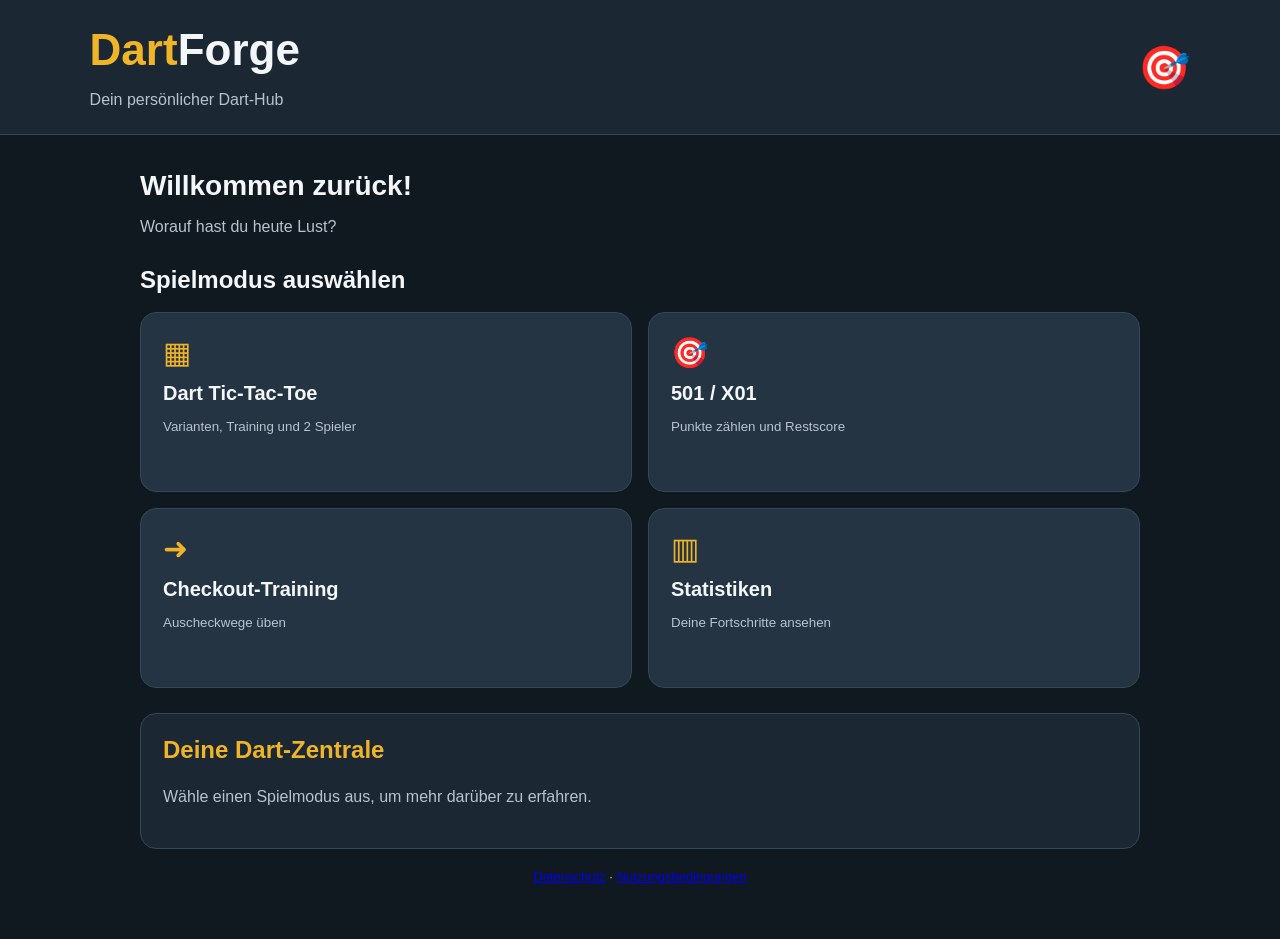
<file: index.html>
<!DOCTYPE html>
<html lang="de">
<head>
    <meta charset="UTF-8">
    <meta name="viewport" content="width=device-width, initial-scale=1.0">
    <title>Dartvexo - Dein Dart-spiel</title>
    
<link rel="manifest" href="./manifest.json">
<link rel="apple-touch-icon" href="./icons/icon-192.png">

<meta name="theme-color" content="#1b2732">
<meta name="apple-mobile-web-app-capable" content="yes">
<meta name="apple-mobile-web-app-title" content="Dartvexo">
<meta name="apple-mobile-web-app-status-bar-style" content="black-translucent">

    <link rel="stylesheet" href="style.css">
</head>
<body>

    <header class="kopf">
        <div>
            <h1><span>Dart</span>Forge</h1>
            <p>Dein persönlicher Dart-Hub</p>
        </div>
        <div class="dart-symbol">🎯</div>
    </header>

    <main>
        <section class="begruesung">
            <h2>Willkommen zurück!</h2>
            <p>Worauf hast du heute Lust?</p>
        </section>

        <section class="spielbereich">
            <h2>Spielmodus auswählen</h2>

            <div class="spiel-grid">
                <button class="spielkarte" data-mode="tictactoe">
                    <span class="symbol">▦</span>
                    <span class="karten-titel">Dart Tic-Tac-Toe</span>
                    <span class="beschreibung">
                        Varianten, Training und 2 Spieler
                    </span>
                </button>

                <button class="spielkarte" data-mode="x01">
                    <span class="symbol">🎯</span>
                    <span class="karten-titel">501 / X01</span>
                    <span class="beschreibung">
                        Punkte zählen und Restscore
                    </span>
                </button>

                <button class="spielkarte" data-mode="checkout">
                    <span class="symbol">➜</span>
                    <span class="karten-titel">Checkout-Training</span>
                    <span class="beschreibung">
                        Auscheckwege üben
                    </span>
                </button>

                <button class="spielkarte" data-mode="stats">
                    <span class="symbol">▥</span>
                    <span class="karten-titel">Statistiken</span>
                    <span class="beschreibung">
                        Deine Fortschritte ansehen
                    </span>
                </button>
            </div>
        </section>

        
<section id="tictactoeBereich" class="info-karte spielbereich-neu" hidden>
    <h2>Dart Tic-Tac-Toe</h2>
    <p>Wähle einen Modus und starte deine Runde.</p>

    <label for="spielmodus">Spielmodus</label>
    <select id="spielmodus">
        <option value="two">Zwei Spieler</option>
        <option value="training">Training allein</option>
        <option value="bot">Gegen Bot</option>
    </select>

    <label for="variantenwahl">Dart-Variante</label>
    <select id="variantenwahl">
        <option value="mixed">Gemischte Aufgaben</option>
        <option value="sequence">Zahlenfolgen</option>
        <option value="color">Farben treffen</option>
        <option value="63">63+ Punkte mit maximal 3 Darts</option>
        <option value="double">Doppel D17–D20</option>
    </select>

    <div class="spiel-kopf">
        <strong id="spielerAnzeige">Am Zug: Spieler X</strong>
        <button id="neustart" type="button">Neue Runde</button>
    </div>

    <div id="ticTacToeFeld" class="tic-tac-toe-feld"></div>

    <p id="spielMeldung" aria-live="polite">
        Wähle ein Feld, um eine Aufgabe zu beginnen.
    </p>

    <button id="zurueckStart" type="button" class="zurueck-button">
        ☰ Menü
    </button>
</section>



<section id="x01Bereich" class="info-karte spielbereich-neu" hidden>
    <h2>501 / X01</h2>
    <p>Spiele ein vollständiges Dart-Leg mit automatischer Punkteberechnung.</p>

    <div class="x01-einstellungen">
        <label for="x01Startscore">Startpunktzahl</label>
        <select id="x01Startscore">
            <option value="501">501 Punkte</option>
            <option value="301">301 Punkte</option>
            <option value="701">701 Punkte</option>
            <option value="custom">Eigene Startpunktzahl</option>
        </select>

        <div id="x01EigeneStartzahlBereich" hidden>
            <label for="x01EigeneStartzahl">Eigene Punktzahl</label>
            <input
                type="number"
                id="x01EigeneStartzahl"
                min="2"
                max="10000"
                step="1"
                value="501"
            >
        </div>

        <label for="x01Spielmodus">Spielmodus</label>
        <select id="x01Spielmodus">
            <option value="two">Zwei Spieler</option>
            <option value="training">Training allein</option>
            <option value="bot">Gegen den Bot</option>
        </select>

        <label for="x01BotSchwierigkeit">Bot-Schwierigkeit</label>
        <select id="x01BotSchwierigkeit">
            <option value="leicht">Leicht</option>
            <option value="mittel" selected>Mittel</option>
            <option value="schwer">Schwer</option>
        </select>

        <label for="x01DoubleOut">Spielende</label>
        <select id="x01DoubleOut">
            <option value="an" selected>Double-Out</option>
            <option value="aus">Straight-Out</option>
        </select>
    </div>

    <div class="spiel-kopf">
        <strong id="x01SpielerAnzeige">Am Zug: Spieler 1</strong>
        <button id="x01Neustart" type="button">Neues Leg</button>
    </div>

    <div class="x01-punktestand">
        <div id="x01SpielerX">
            <span>Spieler 1</span>
            <strong id="x01PunkteX">501</strong>
            <small id="x01AufnahmenX">Aufnahmen: 0</small>
        </div>

        <div id="x01SpielerO">
            <span id="x01NameO">Spieler 2</span>
            <strong id="x01PunkteO">501</strong>
            <small id="x01AufnahmenO">Aufnahmen: 0</small>
        </div>
    </div>

    <p id="x01Aufnahme">Dart 1 von 3</p>
    <p id="x01Darts">Noch keine Darts geworfen.</p>

    <h3>Treffer eingeben</h3>

    <label for="x01Ring">Trefferart</label>
    <select id="x01Ring">
        <option value="S">Single</option>
        <option value="D">Double</option>
        <option value="T">Triple</option>
    </select>

    <label for="x01Zahl">Zahl</label>
    <select id="x01Zahl">
        <option value="20">20</option>
        <option value="19">19</option>
        <option value="18">18</option>
        <option value="17">17</option>
        <option value="16">16</option>
        <option value="15">15</option>
        <option value="14">14</option>
        <option value="13">13</option>
        <option value="12">12</option>
        <option value="11">11</option>
        <option value="10">10</option>
        <option value="9">9</option>
        <option value="8">8</option>
        <option value="7">7</option>
        <option value="6">6</option>
        <option value="5">5</option>
        <option value="4">4</option>
        <option value="3">3</option>
        <option value="2">2</option>
        <option value="1">1</option>
    </select>

    <div class="x01-treffer-buttons">
        <button id="x01Bull" type="button">Bull 25</button>
        <button id="x01Bullseye" type="button">Bullseye 50</button>
        <button id="x01Miss" type="button">Daneben (0)</button>
        <button id="x01Eintragen" type="button">Treffer eintragen</button>
    </div>

    <p id="x01Meldung" aria-live="polite">
        Gib deinen ersten Dart ein.
    </p>

    <button id="x01Zurueck" type="button" class="zurueck-button">
        ☰ Menü
    </button>
</section>


<section id="checkoutBereich" class="info-karte spielbereich-neu" hidden>
    <h2>Checkout-Training</h2>
    <p>Trainiere allein deine Auscheckwege – ohne Bot und ohne zweiten Spieler.</p>

    <label for="checkoutOutModus">Checkout-Regel</label>
    <select id="checkoutOutModus">
        <option value="double">Double-Out</option>
        <option value="single">Single-Out</option>
    </select>

    <div class="checkout-stand">
        <p>Dein Restscore</p>
        <strong id="checkoutRest">40</strong>
        <p id="checkoutAufgabe">Aufgabe 1</p>
    </div>

    <label for="checkoutRing">Trefferart</label>
    <select id="checkoutRing">
        <option value="S">Single</option>
        <option value="D">Double</option>
        <option value="T">Triple</option>
    </select>

    <label for="checkoutZahl">Zahl</label>
    <select id="checkoutZahl">
        <option value="20">20</option>
        <option value="19">19</option>
        <option value="18">18</option>
        <option value="17">17</option>
        <option value="16">16</option>
        <option value="15">15</option>
        <option value="14">14</option>
        <option value="13">13</option>
        <option value="12">12</option>
        <option value="11">11</option>
        <option value="10">10</option>
        <option value="9">9</option>
        <option value="8">8</option>
        <option value="7">7</option>
        <option value="6">6</option>
        <option value="5">5</option>
        <option value="4">4</option>
        <option value="3">3</option>
        <option value="2">2</option>
        <option value="1">1</option>
    </select>

    <div class="checkout-buttons">
        <button id="checkoutBull" type="button">Bull 25</button>
        <button id="checkoutBullseye" type="button">Bullseye 50</button>
        <button id="checkoutMiss" type="button">Daneben (0)</button>
        <button id="checkoutEintragen" type="button">Treffer eintragen</button>
    </div>

    <p id="checkoutDarts">Noch keine Darts geworfen.</p>
    <p id="checkoutMeldung" aria-live="polite">Finde deinen Checkout!</p>

    <button id="checkoutHinweis" type="button">Checkout-Weg anzeigen</button>
    <p id="checkoutWeg" hidden></p>

    <button id="checkoutNeu" type="button">Neue Aufgabe</button>
    <button id="checkoutZurueck" type="button" class="zurueck-button">☰ Menü</button>
</section>


<section id="statsBereich" class="info-karte spielbereich-neu" hidden>
    <h2>Deine Statistiken</h2>
    <p>Hier siehst du deine bisherigen Fortschritte bei Dartvexo(Bald funktionsfähig).</p>

    <div class="stats-grid">
        <div class="stats-karte">
            <span>Gespielte X01-Legs</span>
            <strong id="statsX01Legs">0</strong>
        </div>

        <div class="stats-karte">
            <span>X01-Siege</span>
            <strong id="statsX01Siege">0</strong>
        </div>

        <div class="stats-karte">
            <span>Checkout-Aufgaben</span>
            <strong id="statsCheckoutAufgaben">0</strong>
        </div>

        <div class="stats-karte">
            <span>Erfolgreiche Checkouts</span>
            <strong id="statsCheckoutErfolge">0</strong>
        </div>

        <div class="stats-karte">
            <span>Höchste Aufnahme</span>
            <strong id="statsHoechsteAufnahme">0</strong>
        </div>

        <div class="stats-karte">
            <span>Checkout-Quote</span>
            <strong id="statsCheckoutQuote">0 %</strong>
        </div>
    </div>

    <button id="statsZurueck" type="button" class="zurueck-button">
        ☰ Menü
    </button>
</section>


        <section class="info-karte">
            <h2 id="infoTitel">Deine Dart-Zentrale</h2>
            <p id="infoText">
                Wähle einen Spielmodus aus, um mehr darüber zu erfahren.
            </p>
        </section>

        <footer>
               <a href="datenschutz.html">Datenschutz</a>
            <span>·</span>
            <a href="nutzungsbedingungen.html">Nutzungsbedingungen</a>
        </footer>
    </main>

    <script src="script.js"></script>
    
<script>
  if ("serviceWorker" in navigator) {
    window.addEventListener("load", () => {
      navigator.serviceWorker.register("./service-worker.js")
        .then(() => console.log("Dartvexo: Offline-Unterstützung aktiviert."))
        .catch((error) => {
          console.error("Service Worker konnte nicht registriert werden:", error);
        });
    });
  }
</script>
    
</body>
</html>
</file>
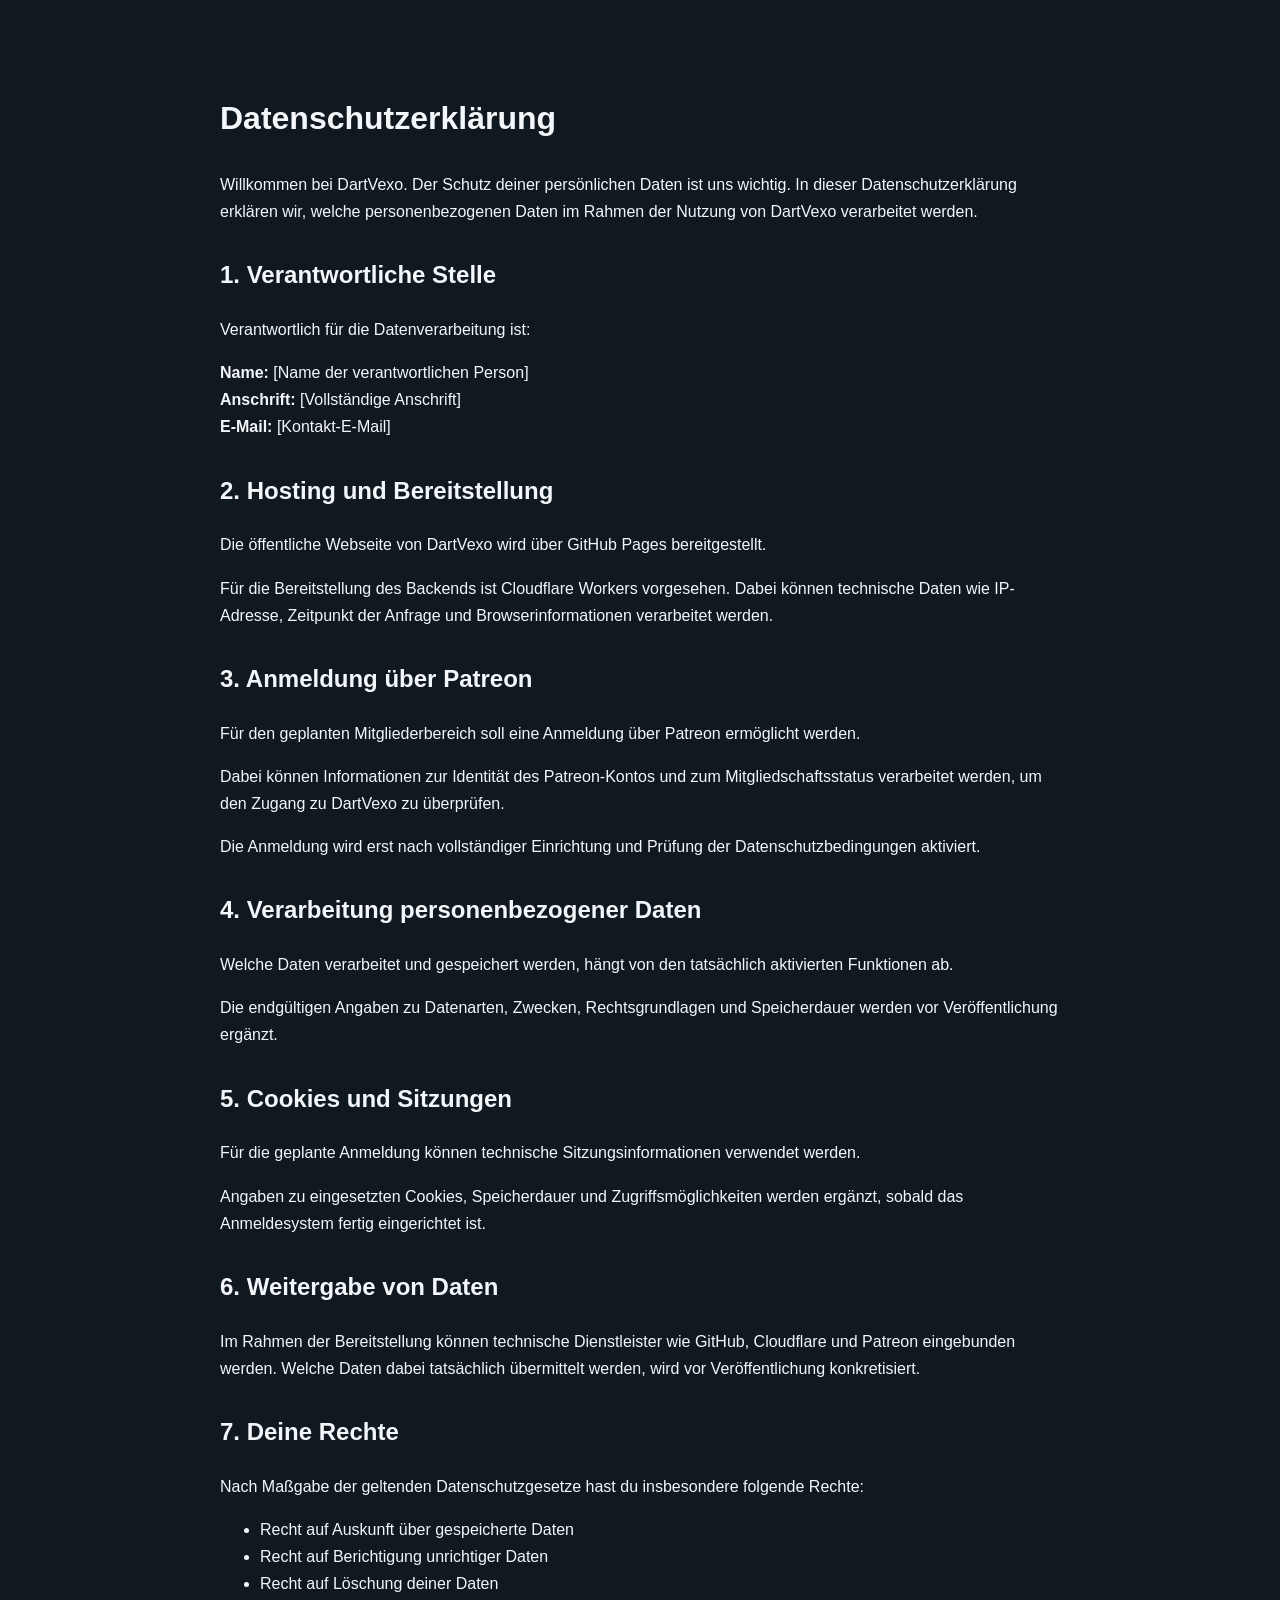
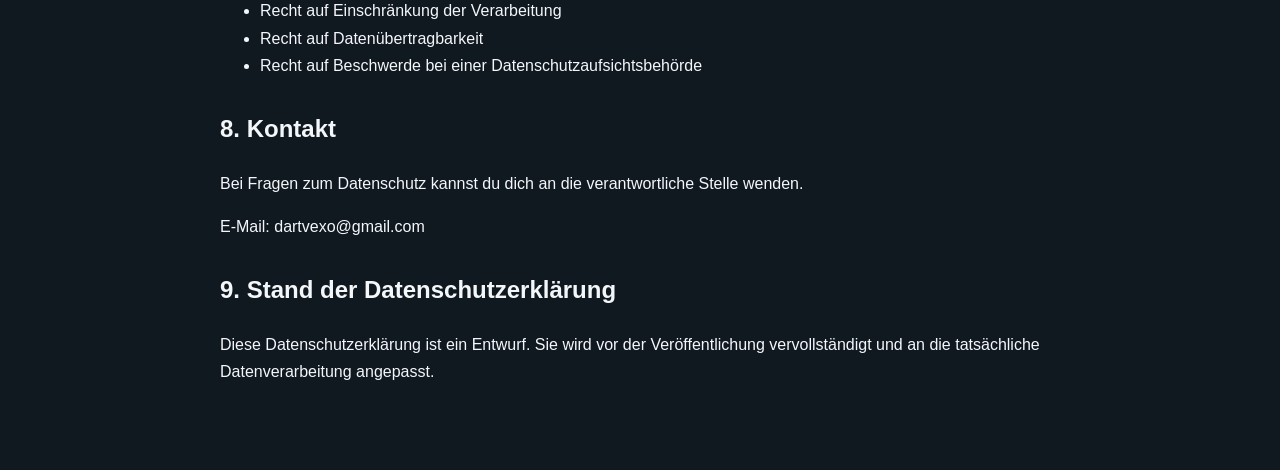
<file: datenschutz.html>
<!DOCTYPE html>
<html lang="de">
<head>
    <meta charset="UTF-8">
    <meta name="viewport" content="width=device-width, initial-scale=1.0">

    <title>Datenschutzerklärung | DartVexo</title>

    <link rel="stylesheet" href="style.css">

    <style>
        .datenschutz-container {
            max-width: 900px;
            margin: 40px auto;
            padding: 30px;
            line-height: 1.7;
        }

        .datenschutz-container h1 {
            margin-bottom: 25px;
        }

        .datenschutz-container h2 {
            margin-top: 30px;
        }

        .datenschutz-container p {
            margin-bottom: 15px;
        }
    </style>
</head>

<body>

    <main class="datenschutz-container">

        <h1>Datenschutzerklärung</h1>

        <p>
            Willkommen bei DartVexo. Der Schutz deiner persönlichen
            Daten ist uns wichtig. In dieser Datenschutzerklärung
            erklären wir, welche personenbezogenen Daten im Rahmen
            der Nutzung von DartVexo verarbeitet werden.
        </p>

        <h2>1. Verantwortliche Stelle</h2>

        <p>
            Verantwortlich für die Datenverarbeitung ist:
        </p>

        <p>
            <strong>Name:</strong> [Name der verantwortlichen Person]<br>
            <strong>Anschrift:</strong> [Vollständige Anschrift]<br>
            <strong>E-Mail:</strong> [Kontakt-E-Mail]
        </p>

        <h2>2. Hosting und Bereitstellung</h2>

        <p>
            Die öffentliche Webseite von DartVexo wird über
            GitHub Pages bereitgestellt.
        </p>

        <p>
            Für die Bereitstellung des Backends ist Cloudflare Workers
            vorgesehen. Dabei können technische Daten wie IP-Adresse,
            Zeitpunkt der Anfrage und Browserinformationen verarbeitet
            werden.
        </p>

        <h2>3. Anmeldung über Patreon</h2>

        <p>
            Für den geplanten Mitgliederbereich soll eine Anmeldung
            über Patreon ermöglicht werden.
        </p>

        <p>
            Dabei können Informationen zur Identität des Patreon-Kontos
            und zum Mitgliedschaftsstatus verarbeitet werden, um den
            Zugang zu DartVexo zu überprüfen.
        </p>

        <p>
            Die Anmeldung wird erst nach vollständiger Einrichtung
            und Prüfung der Datenschutzbedingungen aktiviert.
        </p>

        <h2>4. Verarbeitung personenbezogener Daten</h2>

        <p>
            Welche Daten verarbeitet und gespeichert werden, hängt
            von den tatsächlich aktivierten Funktionen ab.
        </p>

        <p>
            Die endgültigen Angaben zu Datenarten, Zwecken,
            Rechtsgrundlagen und Speicherdauer werden vor
            Veröffentlichung ergänzt.
        </p>

        <h2>5. Cookies und Sitzungen</h2>

        <p>
            Für die geplante Anmeldung können technische
            Sitzungsinformationen verwendet werden.
        </p>

        <p>
            Angaben zu eingesetzten Cookies, Speicherdauer und
            Zugriffsmöglichkeiten werden ergänzt, sobald das
            Anmeldesystem fertig eingerichtet ist.
        </p>

        <h2>6. Weitergabe von Daten</h2>

        <p>
            Im Rahmen der Bereitstellung können technische Dienstleister
            wie GitHub, Cloudflare und Patreon eingebunden werden.
            Welche Daten dabei tatsächlich übermittelt werden,
            wird vor Veröffentlichung konkretisiert.
        </p>

        <h2>7. Deine Rechte</h2>

        <p>
            Nach Maßgabe der geltenden Datenschutzgesetze hast du
            insbesondere folgende Rechte:
        </p>

        <ul>
            <li>Recht auf Auskunft über gespeicherte Daten</li>
            <li>Recht auf Berichtigung unrichtiger Daten</li>
            <li>Recht auf Löschung deiner Daten</li>
            <li>Recht auf Einschränkung der Verarbeitung</li>
            <li>Recht auf Datenübertragbarkeit</li>
            <li>Recht auf Beschwerde bei einer Datenschutzaufsichtsbehörde</li>
        </ul>

        <h2>8. Kontakt</h2>

        <p>
            Bei Fragen zum Datenschutz kannst du dich an die
            verantwortliche Stelle wenden.
        </p>

        <p>
            E-Mail: dartvexo@gmail.com
        </p>

        <h2>9. Stand der Datenschutzerklärung</h2>

        <p>
            Diese Datenschutzerklärung ist ein Entwurf.
            Sie wird vor der Veröffentlichung vervollständigt
            und an die tatsächliche Datenverarbeitung angepasst.
        </p>

    </main>

</body>
</html>
</file>
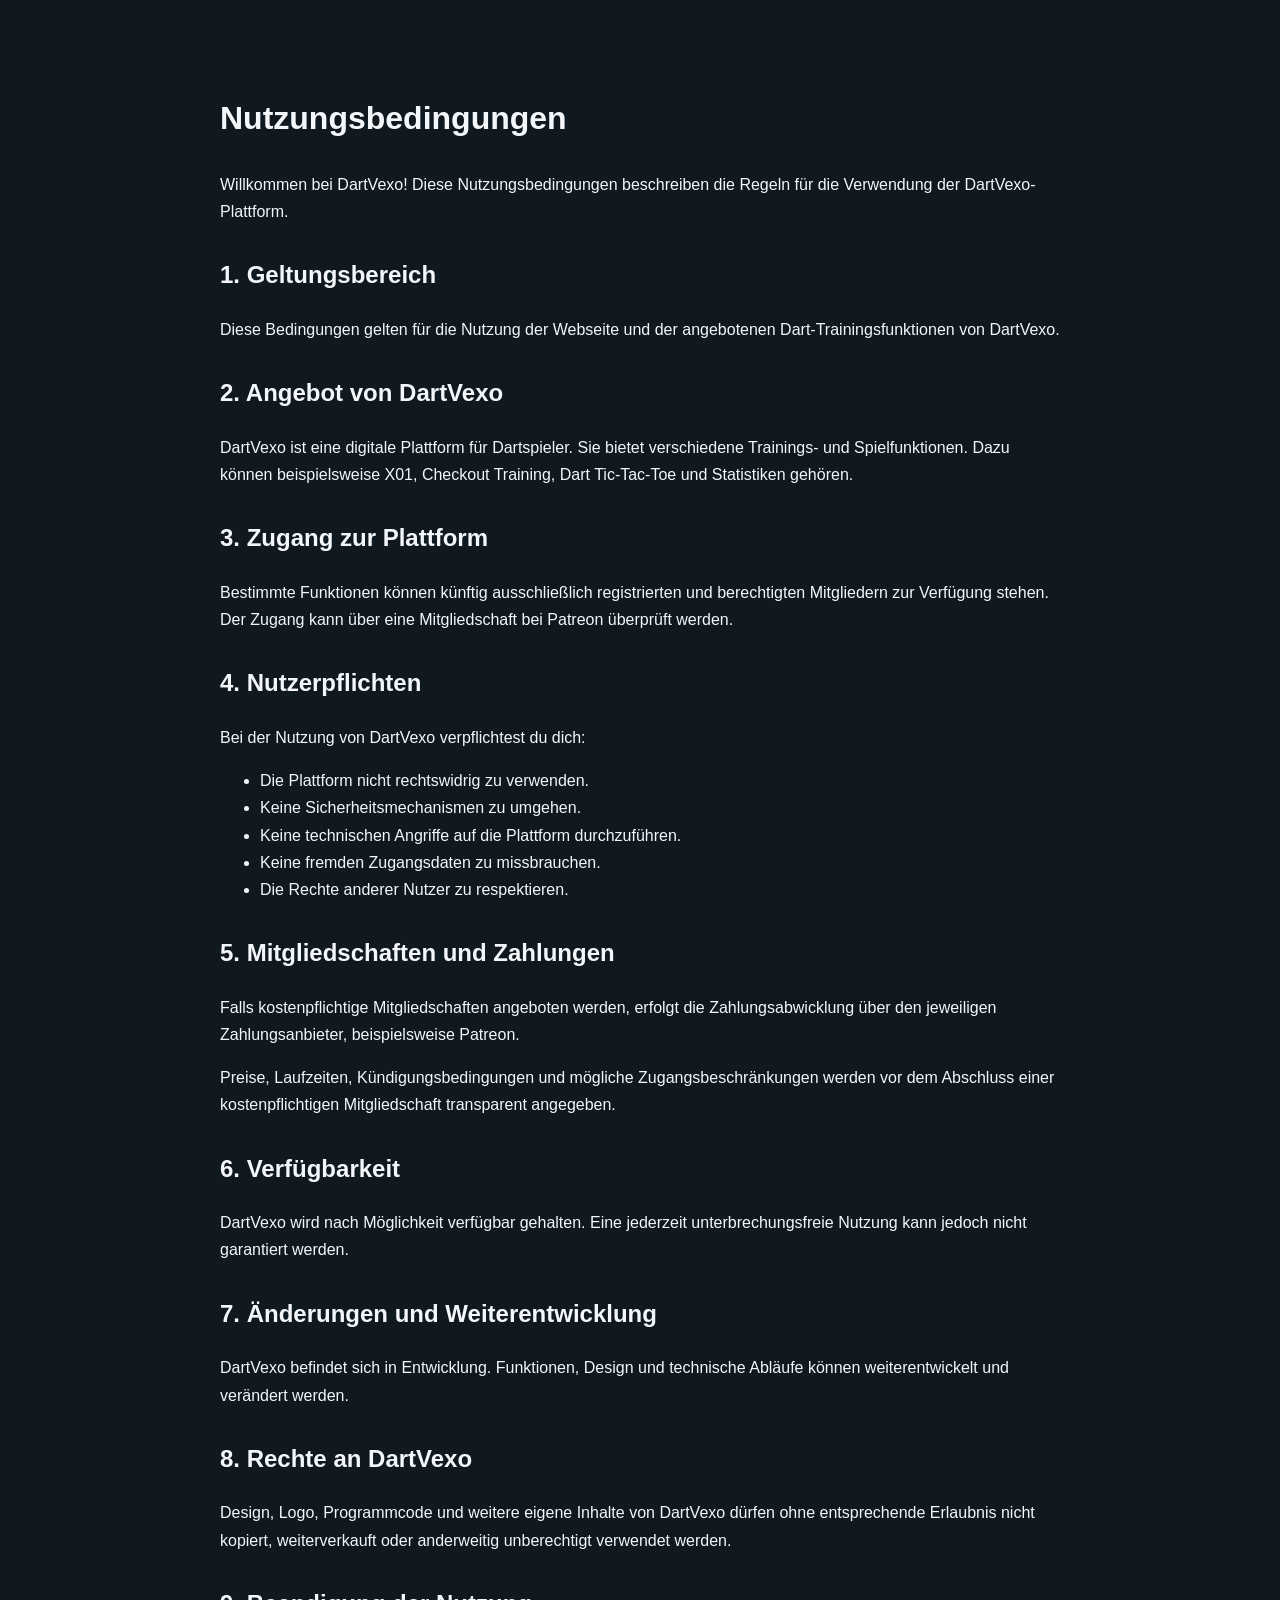
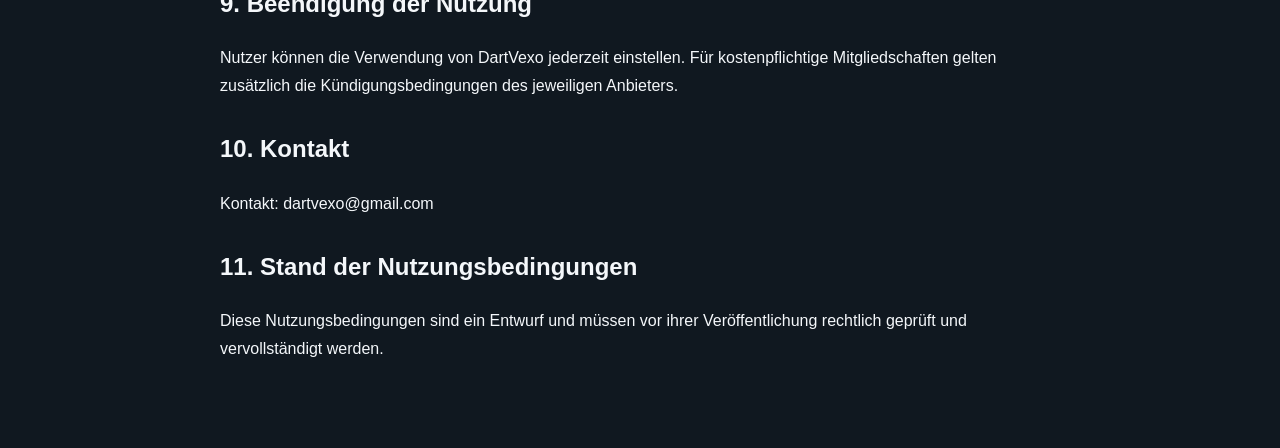
<file: nutzungsbedingungen.html>
<!DOCTYPE html>
<html lang="de">
<head>
    <meta charset="UTF-8">
    <meta name="viewport" content="width=device-width, initial-scale=1.0">

    <title>Nutzungsbedingungen | DartVexo</title>

    <link rel="stylesheet" href="style.css">

    <style>
        .bedingungen-container {
            max-width: 900px;
            margin: 40px auto;
            padding: 30px;
            line-height: 1.7;
        }

        .bedingungen-container h1 {
            margin-bottom: 25px;
        }

        .bedingungen-container h2 {
            margin-top: 30px;
        }
    </style>
</head>

<body>

<main class="bedingungen-container">

    <h1>Nutzungsbedingungen</h1>

    <p>
        Willkommen bei DartVexo! Diese Nutzungsbedingungen
        beschreiben die Regeln für die Verwendung der DartVexo-Plattform.
    </p>

    <h2>1. Geltungsbereich</h2>

    <p>
        Diese Bedingungen gelten für die Nutzung der Webseite
        und der angebotenen Dart-Trainingsfunktionen von DartVexo.
    </p>

    <h2>2. Angebot von DartVexo</h2>

    <p>
        DartVexo ist eine digitale Plattform für Dartspieler.
        Sie bietet verschiedene Trainings- und Spielfunktionen.
        Dazu können beispielsweise X01, Checkout Training,
        Dart Tic-Tac-Toe und Statistiken gehören.
    </p>

    <h2>3. Zugang zur Plattform</h2>

    <p>
        Bestimmte Funktionen können künftig ausschließlich
        registrierten und berechtigten Mitgliedern zur Verfügung stehen.
        Der Zugang kann über eine Mitgliedschaft bei Patreon
        überprüft werden.
    </p>

    <h2>4. Nutzerpflichten</h2>

    <p>Bei der Nutzung von DartVexo verpflichtest du dich:</p>

    <ul>
        <li>Die Plattform nicht rechtswidrig zu verwenden.</li>
        <li>Keine Sicherheitsmechanismen zu umgehen.</li>
        <li>Keine technischen Angriffe auf die Plattform durchzuführen.</li>
        <li>Keine fremden Zugangsdaten zu missbrauchen.</li>
        <li>Die Rechte anderer Nutzer zu respektieren.</li>
    </ul>

    <h2>5. Mitgliedschaften und Zahlungen</h2>

    <p>
        Falls kostenpflichtige Mitgliedschaften angeboten werden,
        erfolgt die Zahlungsabwicklung über den jeweiligen
        Zahlungsanbieter, beispielsweise Patreon.
    </p>

    <p>
        Preise, Laufzeiten, Kündigungsbedingungen und mögliche
        Zugangsbeschränkungen werden vor dem Abschluss einer
        kostenpflichtigen Mitgliedschaft transparent angegeben.
    </p>

    <h2>6. Verfügbarkeit</h2>

    <p>
        DartVexo wird nach Möglichkeit verfügbar gehalten.
        Eine jederzeit unterbrechungsfreie Nutzung kann jedoch
        nicht garantiert werden.
    </p>

    <h2>7. Änderungen und Weiterentwicklung</h2>

    <p>
        DartVexo befindet sich in Entwicklung.
        Funktionen, Design und technische Abläufe können
        weiterentwickelt und verändert werden.
    </p>

    <h2>8. Rechte an DartVexo</h2>

    <p>
        Design, Logo, Programmcode und weitere eigene Inhalte
        von DartVexo dürfen ohne entsprechende Erlaubnis
        nicht kopiert, weiterverkauft oder anderweitig
        unberechtigt verwendet werden.
    </p>

    <h2>9. Beendigung der Nutzung</h2>

    <p>
        Nutzer können die Verwendung von DartVexo jederzeit einstellen.
        Für kostenpflichtige Mitgliedschaften gelten zusätzlich
        die Kündigungsbedingungen des jeweiligen Anbieters.
    </p>

    <h2>10. Kontakt</h2>

    <p>
        Kontakt:
        dartvexo@gmail.com
    </p>

    <h2>11. Stand der Nutzungsbedingungen</h2>

    <p>
        Diese Nutzungsbedingungen sind ein Entwurf und müssen
        vor ihrer Veröffentlichung rechtlich geprüft und
        vervollständigt werden.
    </p>

</main>

</body>
</html>
</file>
<file: style.css>
* {
    box-sizing: border-box;
}

:root {
    --hintergrund: #101820;
    --kopf: #1b2732;
    --karte: #243442;
    --karte-hover: #304555;
    --gelb: #f0b429;
    --text: #f4f7fa;
    --grau: #b7c4cf;
}

body {
    margin: 0;
    font-family: Arial, sans-serif;
    background: var(--hintergrund);
    color: var(--text);
}

.kopf {
    display: flex;
    justify-content: space-between;
    align-items: center;
    gap: 20px;
    padding: 25px 7%;
    background: var(--kopf);
    border-bottom: 1px solid #344757;
}

.kopf h1 {
    margin: 0;
    font-size: clamp(30px, 4vw, 44px);
}

.kopf h1 span {
    color: var(--gelb);
}

.kopf p {
    margin-bottom: 0;
    color: var(--grau);
}

.dart-symbol {
    font-size: 42px;
}

main {
    width: min(1000px, 92%);
    margin: 35px auto;
}

.begruesung {
    margin-bottom: 30px;
}

.begruesung h2 {
    font-size: 28px;
    margin-bottom: 8px;
}

.begruesung p {
    color: var(--grau);
}

.spielbereich h2 {
    margin-bottom: 18px;
}

.spiel-grid {
    display: grid;
    grid-template-columns: repeat(2, minmax(0, 1fr));
    gap: 16px;
}

.spielkarte {
    display: flex;
    flex-direction: column;
    align-items: flex-start;
    gap: 12px;
    min-height: 180px;
    padding: 22px;
    background: var(--karte);
    color: var(--text);
    border: 1px solid #344757;
    border-radius: 16px;
    text-align: left;
    cursor: pointer;
    transition: background 0.2s, transform 0.2s,
                border-color 0.2s;
}

.spielkarte:hover {
    background: var(--karte-hover);
    border-color: var(--gelb);
    transform: translateY(-3px);
}

.spielkarte:focus-visible {
    outline: 3px solid var(--gelb);
    outline-offset: 3px;
}

.symbol {
    font-size: 30px;
    color: var(--gelb);
}

.karten-titel {
    font-size: 20px;
    font-weight: bold;
}

.beschreibung {
    color: var(--grau);
    line-height: 1.5;
}

.info-karte {
    margin-top: 25px;
    padding: 22px;
    background: var(--kopf);
    border: 1px solid #344757;
    border-radius: 16px;
}

.info-karte h2 {
    margin-top: 0;
    color: var(--gelb);
}

.info-karte p {
    color: var(--grau);
    line-height: 1.6;
}

footer {
    padding: 20px 0;
    text-align: center;
    color: var(--grau);
    font-size: 13px;
}

@media (max-width: 560px) {
    .kopf {
        padding: 20px 5%;
    }

    main {
        width: 90%;
        margin-top: 25px;
    }

    .spiel-grid {
        grid-template-columns: 1fr;
    }

    .spielkarte {
        min-height: 145px;
    }
}

.spielbereich-neu[hidden] {
    display: none;
}

.spielbereich-neu label {
    display: block;
    margin-top: 16px;
    margin-bottom: 6px;
    color: var(--grau);
}

.spielbereich-neu select {
    width: 100%;
    max-width: 420px;
    padding: 12px;
    background: var(--hintergrund);
    color: var(--text);
    border: 1px solid #526575;
    border-radius: 8px;
    font-size: 16px;
}

.spiel-kopf {
    display: flex;
    justify-content: space-between;
    align-items: center;
    gap: 12px;
    flex-wrap: wrap;
    margin-top: 24px;
    margin-bottom: 16px;
}

.spiel-kopf button,
.zurueck-button {
    background: var(--gelb);
    color: var(--hintergrund);
    border: none;
    padding: 12px 16px;
    border-radius: 8px;
    font-weight: bold;
    cursor: pointer;
}

.tic-tac-toe-feld {
    display: grid;
    grid-template-columns: repeat(3, minmax(0, 1fr));
    gap: 10px;
}

.tic-feld {
    min-height: 115px;
    padding: 12px;
    background: var(--karte);
    color: var(--text);
    border: 1px solid #526575;
    border-radius: 12px;
    cursor: pointer;
    overflow-wrap: anywhere;
}

.tic-feld:hover:not(:disabled) {
    border-color: var(--gelb);
}

.tic-feld:disabled {
    cursor: default;
    opacity: 0.9;
}

.tic-feld strong {
    display: block;
    color: var(--gelb);
    margin-bottom: 8px;
}

@media (max-width: 560px) {
    .tic-tac-toe-feld {
        gap: 6px;
    }

    .tic-feld {
        min-height: 95px;
        padding: 7px;
        font-size: 13px;
    }
}

.tic-feld.feld-belegt {
    display: flex;
    align-items: center;
    justify-content: center;
    min-height: 115px;
    font-size: clamp(48px, 7vw, 76px);
    font-weight: bold;
    color: var(--gelb);
    background: var(--kopf);
    border-color: var(--gelb);
    cursor: default;
}

.tic-feld.feld-belegt:disabled {
    opacity: 1;
}


/* Gewinnanimation für die drei Felder */
.tic-feld.gewinn-feld {
    background: linear-gradient(135deg, #ffe680, #f0b429, #d99500);
    border: 3px solid #fff2b0;
    color: #17212b;
    box-shadow:
        0 0 12px rgba(255, 204, 51, 0.8),
        0 0 28px rgba(255, 180, 0, 0.55);
    animation: gewinnPuls 0.8s ease-in-out infinite alternate;
    z-index: 1;
}

@keyframes gewinnPuls {
    from {
        transform: scale(1);
        filter: brightness(1);
    }

    to {
        transform: scale(1.06);
        filter: brightness(1.2);
    }
}

/* Gewinnmeldung */
#spielMeldung.gewinn-meldung {
    color: #e6a500;
    font-weight: 800;
    animation: meldungErscheinen 0.6s ease-out both;
}

@keyframes meldungErscheinen {
    from {
        opacity: 0;
        transform: translateY(8px) scale(0.95);
    }

    to {
        opacity: 1;
        transform: translateY(0) scale(1);
    }
}

/* =================================
   DARTFORGE – HANDY-OPTIMIERUNG
================================= */

/* Allgemeine Verbesserungen */
html {
    width: 100%;
    min-height: 100%;
    overflow-x: hidden;
}

body {
    min-width: 320px;
    min-height: 100vh;
    overflow-x: hidden;
    -webkit-tap-highlight-color: transparent;
}

button,
select {
    font-family: inherit;
    touch-action: manipulation;
}

/* Buttons besser mit dem Finger bedienen */
button {
    min-height: 44px;
}

/* Spielflächen */
spielbereich-neu {
    width: 100%;
    min-width: 0;
}

spielbereich-neu button {
    max-width: 100%;
}

/* Handyansicht */
@media (max-width: 560px) {

    .kopf {
        flex-wrap: wrap;
        gap: 10px;
        padding: 16px 5%;
    }

    .kopf h1 {
        font-size: 30px;
    }

    .kopf p {
        font-size: 14px;
    }

    .dart-symbol {
        font-size: 34px;
    }

    main {
        width: 92%;
        margin: 20px auto;
    }

    .begruesung h2 {
        font-size: 23px;
    }

    .spiel-grid {
        grid-template-columns: 1fr;
        gap: 12px;
    }

    .spielkarte {
        min-height: 125px;
        padding: 18px;
    }

    .karten-titel {
        font-size: 19px;
    }

    .info-karte {
        padding: 16px;
    }

    .spiel-kopf {
        align-items: stretch;
        flex-direction: column;
        gap: 10px;
    }

    .spiel-kopf button,
    .zurueck-button {
        width: 100%;
        min-height: 48px;
        font-size: 16px;
    }

    .spielbereich-neu select {
        width: 100%;
        max-width: none;
        min-height: 46px;
    }

    /* Tic-Tac-Toe */
    .tic-tac-toe-feld {
        width: 100%;
        grid-template-columns: repeat(3, minmax(0, 1fr));
        gap: 7px;
    }

    .tic-feld,
    .tic-feld.feld-belegt {
        min-width: 0;
        min-height: 95px;
        padding: 6px;
        overflow-wrap: anywhere;
    }

    .tic-feld {
        font-size: 13px;
    }

    .tic-feld.feld-belegt {
        font-size: 48px;
    }

    footer {
        padding: 20px 10px;
    }
}

/* Sehr schmale Handys */
@media (max-width: 360px) {

    .kopf h1 {
        font-size: 26px;
    }

    .tic-tac-toe-feld {
        gap: 4px;
    }

    .tic-feld,
    .tic-feld.feld-belegt {
        min-height: 82px;
        padding: 4px;
    }

    .tic-feld {
        font-size: 11px;
    }

    .tic-feld.feld-belegt {
        font-size: 40px;
    }
}

/* Weniger Animation bei entsprechender Systemeinstellung */
@media (prefers-reduced-motion: reduce) {
    *,
    *::before,
    *::after {
        animation-duration: 0.01ms !important;
        animation-iteration-count: 1 !important;
        scroll-behavior: auto !important;
    }

/* DartVexo Footer */

.dartvexo-footer {
    display: flex;
    justify-content: center;
    align-items: center;
    gap: 12px;
    padding: 25px 15px;
    margin-top: 30px;
    font-size: 13px;
    opacity: 0.75;
}

.dartvexo-footer a {
    color: inherit;
    text-decoration: none;
    transition: opacity 0.2s ease;
}

.dartvexo-footer a:hover {
    opacity: 1;
    text-decoration: underline;
}

}
</file>
